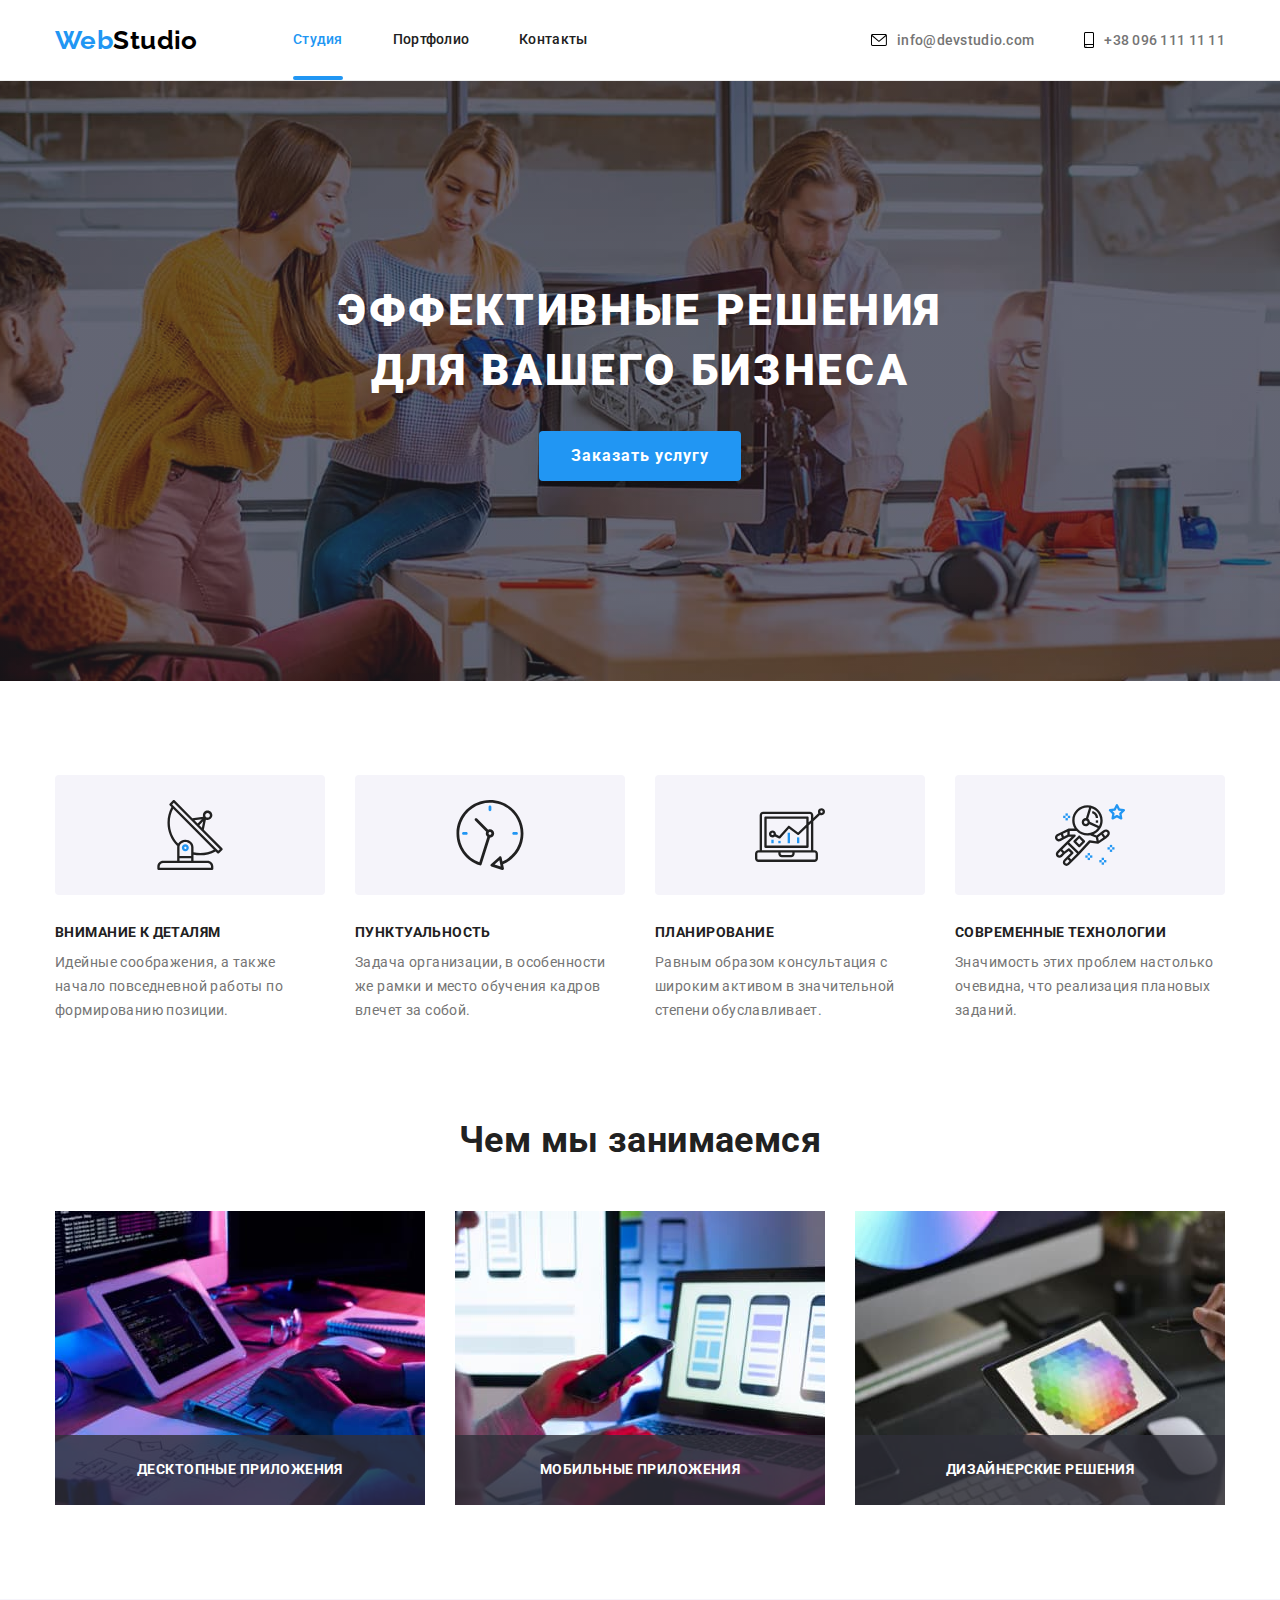
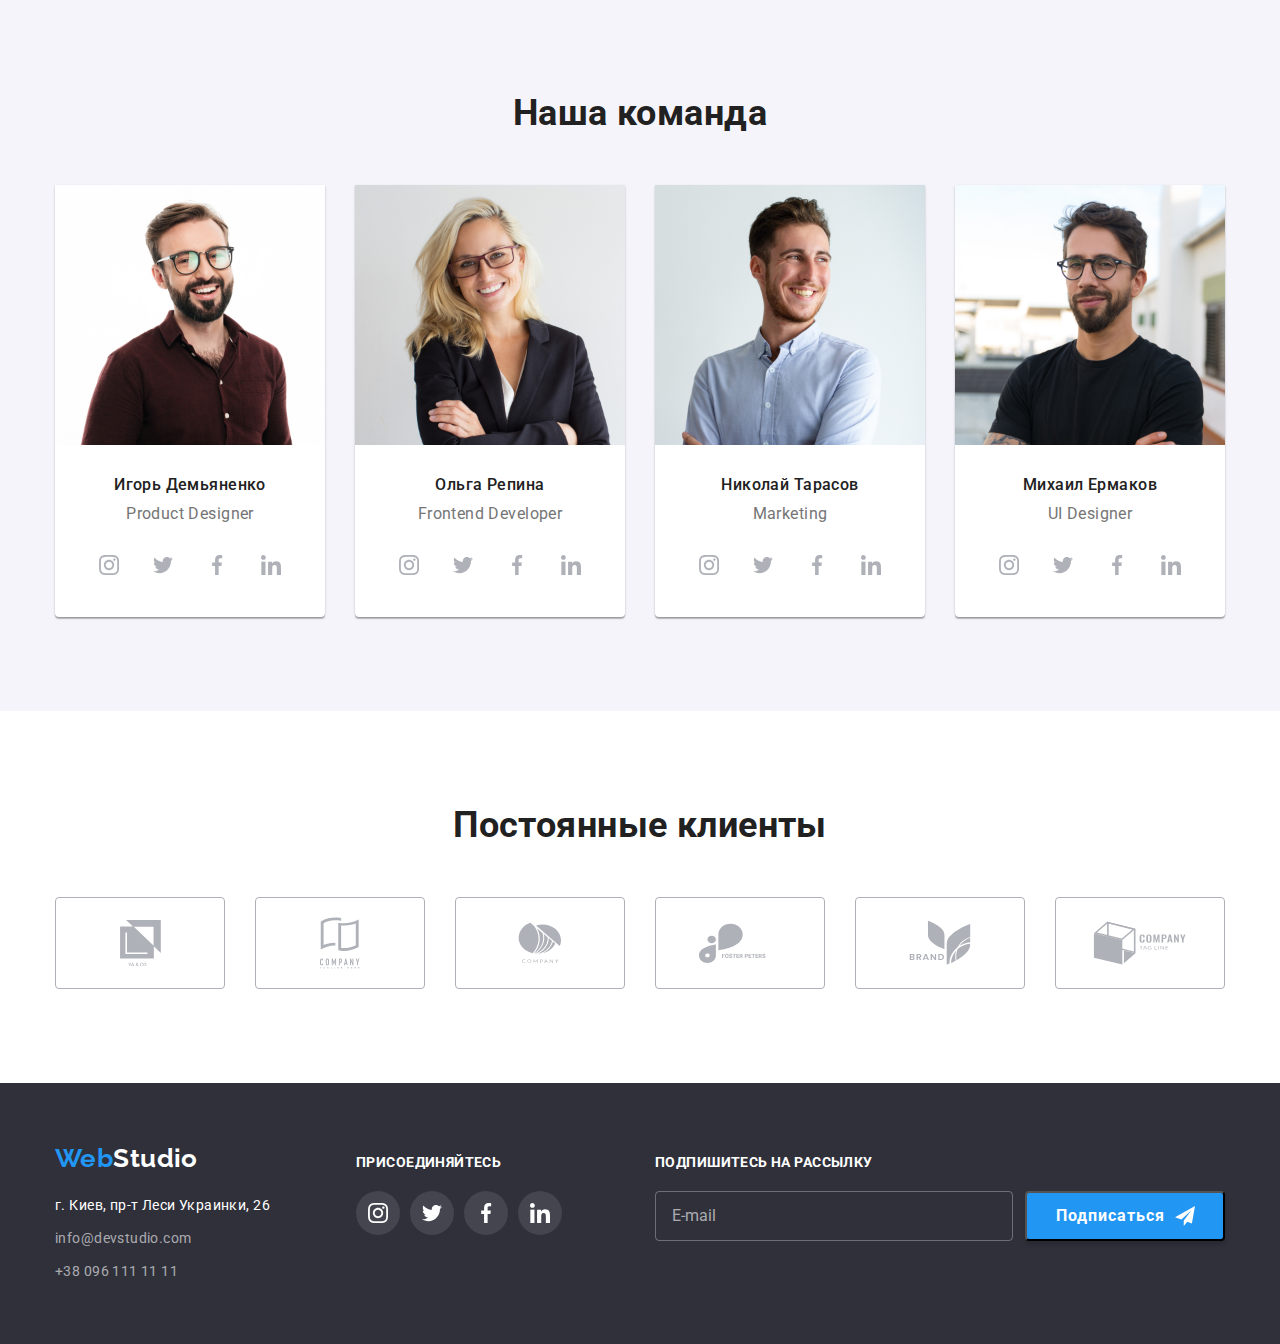
<file: index.html>
<!DOCTYPE html>
<html lang="ru">
  <head>
    <meta charset="UTF-8" />
    <meta http-equiv="X-UA-Compatible" content="IE=edge" />
    <meta name="viewport" content="width=device-width, initial-scale=1.0" />
    <link rel="preconnect" href="https://fonts.googleapis.com" />
    <link rel="preconnect" href="https://fonts.gstatic.com" crossorigin />
    <link rel="preconnect" href="./fonts/" />
    <link
      href="https://fonts.googleapis.com/css2?family=Raleway:wght@700&family=Roboto:wght@400;500;700;900&display=swap"
      rel="stylesheet"
    />
    <title>Студия</title>
    <link rel="stylesheet" href="./css/modern-normilize.css" />
    <link rel="stylesheet" href="./css/main.min.css" />
  </head>
  <body>
    <header class="header">
      <div class="container nav-contact">
        <nav class="nav">
          <a href="/" class="logo">
            <span class="logo__web">Web</span
            ><span class="logo__studio logo__studio--dark">Studio</span>
          </a>
          <ul class="site-nav">
            <li class="site-nav__item">
              <a href="./index.html" class="site-nav__link current">Студия</a>
            </li>
            <li class="site-nav__item">
              <a href="./portfolio.html" class="site-nav__link">Портфолио</a>
            </li>
            <li class="site-nav__item">
              <a href="" class="site-nav__link">Контакты</a>
            </li>
          </ul>
        </nav>
        <ul class="contacts">
          <li class="contacts__item">
            <a href="maito:info@devstudio.com" class="contacts__link">
              <svg class="icon-envelope" width="16" height="12">
                <use href="./imges/icons.svg#icon-envelope"></use>
              </svg>
              info@devstudio.com</a
            >
          </li>
          <li class="contacts__item">
            <a href="tel:+380961111111" class="contacts__link">
              <svg class="icon-smartphone" width="10" height="16">
                <use href="./imges/icons.svg#icon-smartphone"></use>
              </svg>
              +38 096 111 11 11</a
            >
          </li>
        </ul>

        <button type="button" class="menu-btn">
          <svg class="icon-menu" width="24" height="16">
            <use href="./imges/icons.svg#icon-menu"></use>
          </svg>
        </button>
      </div>

      <div class="mob-menu-wrap is-hidden">
        <div class="container">
          <div class="mob-menu__top">
            <button type="button" class="menu-close-btn">
              <svg class="icon-close" width="19" height="19">
                <use href="./imges/icons.svg#cross"></use>
              </svg>
            </button>
            <ul class="mob-menu">
              <li class="mob-menu__item">
                <a href="./index.html" class="mob-menu__link current">Студия</a>
              </li>
              <li class="mob-menu__item">
                <a href="./portfolio.html" class="mob-menu__link">Портфолио</a>
              </li>
              <li class="mob-menu__item">
                <a href="" class="mob-menu__link">Контакты</a>
              </li>
            </ul>
          </div>
          <div class="mob-menu__bottom">
            <ul class="mob-menu-contacts">
              <li class="mob-menu-contacts__item">
                <a href="tel:+380961111111" class="mob-menu-contacts__link tel">
                  +38 096 111 11 11</a
                >
              </li>
              <li class="mob-menu-contacts__item mail">
                <a
                  href="mailto:info@devstudio.com"
                  class="mob-menu-contacts__link"
                  >info@devstudio.com</a
                >
              </li>
            </ul>
            <ul class="mob-menu-soc">
              <li class="mob-menu-soc__item">
                <a href="" class="mob-menu-soc__link"> Instagram </a>
              </li>
              <li class="mob-menu-soc__item">
                <a href="" class="mob-menu-soc__link"> Twitter </a>
              </li>
              <li class="mob-menu-soc__item">
                <a href="" class="mob-menu-soc__link"> Facebook </a>
              </li>
              <li class="mob-menu-soc__item">
                <a href="" class="mob-menu-soc__link"> LinkedIn </a>
              </li>
            </ul>
          </div>
        </div>
      </div>
    </header>

    <main>
      <section class="hero">
        <div class="container">
          <h1 class="hero__title">ЭФФЕКТИВНЫЕ РЕШЕНИЯ ДЛЯ ВАШЕГО БИЗНЕСА</h1>
          <button class="main-button" type="button" data-modal-open>
            Заказать услугу
          </button>
        </div>
      </section>

      <section class="section">
        <div class="container">
          <h2 class="section__title visually-hidden">Наши преимущества</h2>
          <ul class="advantages">
            <li class="advantages__item">
              <div class="advantages__icon">
                <svg class="icon">
                  <use
                    href="./imges/icons.svg#icon-antenna"
                    width="70"
                    height="70"
                  ></use>
                </svg>
              </div>
              <h3 class="advantages__title">ВНИМАНИЕ К ДЕТАЛЯМ</h3>
              <p class="advantages__description">
                Идейные соображения, а также начало повседневной работы по
                формированию позиции.
              </p>
            </li>
            <li class="advantages__item">
              <div class="advantages__icon">
                <svg class="icon">
                  <use
                    href="./imges/icons.svg#icon-clock"
                    width="70"
                    height="70"
                  ></use>
                </svg>
              </div>
              <h3 class="advantages__title">ПУНКТУАЛЬНОСТЬ</h3>
              <p class="advantages__description">
                Задача организации, в особенности же рамки и место обучения
                кадров влечет за собой.
              </p>
            </li>
            <li class="advantages__item">
              <div class="advantages__icon">
                <svg class="icon">
                  <use
                    href="./imges/icons.svg#icon-diagram"
                    width="70"
                    height="70"
                  ></use>
                </svg>
              </div>
              <h3 class="advantages__title">ПЛАНИРОВАНИЕ</h3>
              <p class="advantages__description">
                Равным образом консультация с широким активом в значительной
                степени обуславливает.
              </p>
            </li>
            <li class="advantages__item">
              <div class="advantages__icon">
                <svg class="icon">
                  <use
                    href="./imges/icons.svg#icon-astronaut"
                    width="70"
                    height="70"
                  ></use>
                </svg>
              </div>
              <h3 class="advantages__title">СОВРЕМЕННЫЕ ТЕХНОЛОГИИ</h3>
              <p class="advantages__description">
                Значимость этих проблем настолько очевидна, что реализация
                плановых заданий.
              </p>
            </li>
          </ul>
        </div>
      </section>

      <section class="section our-activity">
        <div class="container">
          <h2 class="section__title what-we-do">Чем мы занимаемся</h2>
          <ul class="pictures">
            <li class="pictures__item">
              <div class="pictures__thumb">
                <img
                  srcset="
                    ./imges/box1.jpg                 1x,
                    ./imges/workplace-dev-2x-min.jpg 2x
                  "
                  src="./imges/box1.jpg"
                  alt="рабочее место программиста"
                  width="370"
                />
                <h3 class="pictures__title">ДЕСКТОПНЫЕ ПРИЛОЖЕНИЯ</h3>
              </div>
            </li>
            <li class="pictures__item">
              <div class="pictures__thumb">
                <img
                  srcset="
                    ./imges/box2.jpg                   1x,
                    ./imges/workplace-front-2x-min.jpg 2x
                  "
                  src="./imges/box2.jpg"
                  alt="рабочее место фронт-энд разработчика"
                  width="370"
                />
                <h3 class="pictures__title">МОБИЛЬНЫЕ ПРИЛОЖЕНИЯ</h3>
              </div>
            </li>
            <li class="pictures__item">
              <div class="pictures__thumb">
                <img
                  srcset="
                    ./imges/box3.jpg                 1x,
                    ./imges/workplace-des-2x-min.jpg 2x
                  "
                  src="./imges/box3.jpg"
                  alt="рабочее место дизайнера"
                  width="370"
                />
                <h3 class="pictures__title">ДИЗАЙНЕРСКИЕ РЕШЕНИЯ</h3>
              </div>
            </li>
          </ul>
        </div>
      </section>

      <section class="section our-team">
        <div class="container">
          <h2 class="section__title">Наша команда</h2>
          <ul class="team">
            <li class="team__item">
              <picture>
                <source
                  srcset="./imges/igor.jpg 1x, ./imges/igor-desk-2x-min.jpg 2x"
                  media="(min-width: 1200px)"
                />
                <source
                  srcset="
                    ./imges/igor-tab-min.jpg    1x,
                    ./imges/igor-tab-2x-min.jpg 2x
                  "
                  media="(min-width: 768px)"
                />
                <source
                  srcset="
                    ./imges/igor-mob-min.jpg    1x,
                    ./imges/igor-mob-2x-min.jpg 2x
                  "
                  media="(min-width: 320px)"
                />
                <img
                  src="./imges/igor.jpg"
                  alt="Игорь Демьяненко"
                  width="270"
                />
              </picture>

              <div class="team__item-card">
                <h3 class="team__item-title">Игорь Демьяненко</h3>
                <p class="team__item-description" lang="en">Product Designer</p>
                <ul class="soc-list">
                  <li class="soc-list__item">
                    <a href="" class="soc-list__link soc-list__link--grey">
                      <svg class="icon-soc" width="20" height="20">
                        <use href="./imges/icons.svg#icon-instagram-gray"></use>
                      </svg>
                    </a>
                  </li>
                  <li class="soc-list__item">
                    <a href="" class="soc-list__link soc-list__link--grey">
                      <svg class="icon-soc" width="20" height="20">
                        <use href="./imges/icons.svg#icon-twitter-gray"></use>
                      </svg>
                    </a>
                  </li>
                  <li class="soc-list__item">
                    <a href="" class="soc-list__link soc-list__link--grey">
                      <svg class="icon-soc" width="20" height="20">
                        <use href="./imges/icons.svg#icon-facebook-gray"></use>
                      </svg>
                    </a>
                  </li>
                  <li class="soc-list__item">
                    <a href="" class="soc-list__link soc-list__link--grey">
                      <svg class="icon-soc" width="20" height="20">
                        <use href="./imges/icons.svg#icon-linkedin-gray"></use>
                      </svg>
                    </a>
                  </li>
                </ul>
              </div>
            </li>
            <li class="team__item">
              <picture>
                <source
                  srcset="./imges/olga.jpg 1x, ./imges/olga-desk-2x-min.jpg 2x"
                  media="(min-width: 1200px)"
                />
                <source
                  srcset="
                    ./imges/olga-tab-min.jpg    1x,
                    ./imges/olga-tab-2x-min.jpg 2x
                  "
                  media="(min-width: 768px)"
                />
                <source
                  srcset="
                    ./imges/olga-mob-min.jpg    1x,
                    ./imges/olga-mob-2x-min.jpg 2x
                  "
                  media="(min-width: 320px)"
                />
                <img src="./imges/olga.jpg" alt="Ольга Репина" width="270" />
              </picture>

              <div class="team__item-card">
                <h3 class="team__item-title">Ольга Репина</h3>
                <p class="team__item-description" lang="en">
                  Frontend Developer
                </p>
                <ul class="soc-list">
                  <li class="soc-list__item">
                    <a href="" class="soc-list__link soc-list__link--grey">
                      <svg class="icon-soc" width="20" height="20">
                        <use href="./imges/icons.svg#icon-instagram-gray"></use>
                      </svg>
                    </a>
                  </li>
                  <li class="soc-list__item">
                    <a href="" class="soc-list__link soc-list__link--grey">
                      <svg class="icon-soc" width="20" height="20">
                        <use href="./imges/icons.svg#icon-twitter-gray"></use>
                      </svg>
                    </a>
                  </li>
                  <li class="soc-list__item">
                    <a href="" class="soc-list__link soc-list__link--grey">
                      <svg class="icon-soc" width="20" height="20">
                        <use href="./imges/icons.svg#icon-facebook-gray"></use>
                      </svg>
                    </a>
                  </li>
                  <li class="soc-list__item">
                    <a href="" class="soc-list__link soc-list__link--grey">
                      <svg class="icon-soc" width="20" height="20">
                        <use href="./imges/icons.svg#icon-linkedin-gray"></use>
                      </svg>
                    </a>
                  </li>
                </ul>
              </div>
            </li>
            <li class="team__item">
              <picture>
                <source
                  srcset="
                    ./imges/nikolay.jpg             1x,
                    ./imges/nikolay-desk-2x-min.jpg 2x
                  "
                  media="(min-width: 1200px)"
                />
                <source
                  srcset="
                    ./imges/nikolay-tab-min.jpg    1x,
                    ./imges/nikolay-tab-2x-min.jpg 2x
                  "
                  media="(min-width: 768px)"
                />
                <source
                  srcset="
                    ./imges/nikolay-mob-min.jpg    1x,
                    ./imges/nikolay-mob-2x-min.jpg 2x
                  "
                  media="(min-width: 320px)"
                />
                <img
                  src="./imges/nikolay.jpg"
                  alt="Николай Тарасов"
                  width="270"
                />
              </picture>

              <div class="team__item-card">
                <h3 class="team__item-title">Николай Тарасов</h3>
                <p class="team__item-description" lang="en">Marketing</p>
                <ul class="soc-list">
                  <li class="soc-list__item">
                    <a href="" class="soc-list__link soc-list__link--grey">
                      <svg class="icon-soc" width="20" height="20">
                        <use href="./imges/icons.svg#icon-instagram-gray"></use>
                      </svg>
                    </a>
                  </li>
                  <li class="soc-list__item">
                    <a href="" class="soc-list__link soc-list__link--grey">
                      <svg class="icon-soc" width="20" height="20">
                        <use href="./imges/icons.svg#icon-twitter-gray"></use>
                      </svg>
                    </a>
                  </li>
                  <li class="soc-list__item">
                    <a href="" class="soc-list__link soc-list__link--grey">
                      <svg class="icon-soc" width="20" height="20">
                        <use href="./imges/icons.svg#icon-facebook-gray"></use>
                      </svg>
                    </a>
                  </li>
                  <li class="soc-list__item">
                    <a href="" class="soc-list__link soc-list__link--grey">
                      <svg class="icon-soc" width="20" height="20">
                        <use href="./imges/icons.svg#icon-linkedin-gray"></use>
                      </svg>
                    </a>
                  </li>
                </ul>
              </div>
            </li>
            <li class="team__item">
              <picture>
                <source
                  srcset="
                    ./imges/michail.jpg             1x,
                    ./imges/mikhail-desk-2x-min.jpg 2x
                  "
                  media="(min-width: 1200px)"
                />
                <source
                  srcset="
                    ./imges/mikhail-tab-min.jpg    1x,
                    ./imges/mikhail-tab-2x-min.jpg 2x
                  "
                  media="(min-width: 768px)"
                />
                <source
                  srcset="
                    ./imges/mikhail-mob-min.jpg    1x,
                    ./imges/mikhail-mob-2x-min.jpg 2x
                  "
                  media="(min-width: 320px)"
                />
                <img
                  src="./imges/michail.jpg"
                  alt="Михаил Ермаков"
                  width="270"
                />
              </picture>

              <div class="team__item-card">
                <h3 class="team__item-title">Михаил Ермаков</h3>
                <p lang="en" class="team__item-description">UI Designer</p>
                <ul class="soc-list">
                  <li class="soc-list__item">
                    <a href="" class="soc-list__link soc-list__link--grey">
                      <svg class="icon-soc" width="20" height="20">
                        <use href="./imges/icons.svg#icon-instagram-gray"></use>
                      </svg>
                    </a>
                  </li>
                  <li class="soc-list__item">
                    <a href="" class="soc-list__link soc-list__link--grey">
                      <svg class="icon-soc" width="20" height="20">
                        <use href="./imges/icons.svg#icon-twitter-gray"></use>
                      </svg>
                    </a>
                  </li>
                  <li class="soc-list__item">
                    <a href="" class="soc-list__link soc-list__link--grey">
                      <svg class="icon-soc" width="20" height="20">
                        <use href="./imges/icons.svg#icon-facebook-gray"></use>
                      </svg>
                    </a>
                  </li>
                  <li class="soc-list__item">
                    <a href="" class="soc-list__link soc-list__link--grey">
                      <svg class="icon-soc" width="20" height="20">
                        <use href="./imges/icons.svg#icon-linkedin-gray"></use>
                      </svg>
                    </a>
                  </li>
                </ul>
              </div>
            </li>
          </ul>
        </div>
      </section>

      <section class="section clients">
        <div class="container">
          <h2 class="section__title">Постоянные клиенты</h2>
          <ul class="clients-list">
            <li class="clients-list-item">
              <a href="" class="client-link">
                <svg class="ya-co" width="41" height="46.7">
                  <use href="./imges/icons.svg#icon-group"></use>
                </svg>
              </a>
            </li>
            <li class="clients-list-item">
              <a href="" class="client-link">
                <svg class="tag-line-here" width="40" height="52">
                  <use href="./imges/icons.svg#icon-tagline-here"></use>
                </svg>
              </a>
            </li>
            <li class="clients-list-item">
              <a href="" class="client-link">
                <svg class="company" width="43.46" height="41.18">
                  <use href="./imges/icons.svg#icon-company"></use>
                </svg>
              </a>
            </li>
            <li class="clients-list-item">
              <a href="" class="client-link">
                <svg class="foster-peters" width="84.44" height="40.62">
                  <use href="./imges/icons.svg#icon-foster-peters"></use>
                </svg>
              </a>
            </li>
            <li class="clients-list-item">
              <a href="" class="client-link">
                <svg class="brand" width="62.54" height="45.43">
                  <use href="./imges/icons.svg#icon-brand"></use>
                </svg>
              </a>
            </li>
            <li class="clients-list-item">
              <a href="" class="client-link">
                <svg class="tag-line" width="93.79" height="43.93">
                  <use href="./imges/icons.svg#icon-tag-line"></use>
                </svg>
              </a>
            </li>
          </ul>
        </div>
      </section>
    </main>
    <footer class="footer">
      <div class="container address-soc">
        <div class="adrress-contacts-wrap">
          <div class="address-contacts">
            <a href="" class="logo logo-footer">
              <span class="logo__web">Web</span
              ><span class="logo__studio logo__studio--light">Studio</span>
            </a>
            <address class="address">
              <p class="address-only">г. Киев, пр-т Леси Украинки, 26</p>
              <a href="mailto:info@devstudio.com" class="footer-contacts"
                >info@devstudio.com
              </a>
              <a href="tel:+380961111111" class="footer-contacts"
                >+38 096 111 11 11</a
              >
            </address>
          </div>
          <div class="footer-soc">
            <h3 class="soc-header">ПРИСОЕДИНЯЙТЕСЬ</h3>
            <ul class="soc-list list">
              <li class="soc-list__item">
                <a href="" class="soc-list__link soc-list__link--white">
                  <svg class="icon-soc" width="20" height="20">
                    <use href="./imges/icons.svg#icon-instagram-gray"></use>
                  </svg>
                </a>
              </li>
              <li class="soc-list__item">
                <a href="" class="soc-list__link soc-list__link--white">
                  <svg class="icon-soc" width="20" height="20">
                    <use href="./imges/icons.svg#icon-twitter-gray"></use>
                  </svg>
                </a>
              </li>
              <li class="soc-list__item">
                <a href="" class="soc-list__link soc-list__link--white">
                  <svg class="icon-soc" width="20" height="20">
                    <use href="./imges/icons.svg#icon-facebook-gray"></use>
                  </svg>
                </a>
              </li>
              <li class="soc-list__item">
                <a href="" class="soc-list__link soc-list__link--white">
                  <svg class="icon-soc" width="20" height="20">
                    <use href="./imges/icons.svg#icon-linkedin-gray"></use>
                  </svg>
                </a>
              </li>
            </ul>
          </div>
        </div>

        <div class="mailing">
          <h3 class="mailing-title">ПОДПИШИТЕСЬ НА РАССЫЛКУ</h3>
          <div class="footer-form-wrap">
            <form class="footer-form">
              <input
                class="email-footer"
                type="email"
                name="email-footer"
                placeholder="E-mail"
              />
              <button type="submit" class="subscribe-btn">Подписаться</button>
            </form>
          </div>
        </div>
      </div>
    </footer>

    <div class="backdrop is-hidden" data-modal>
      <div class="modal">
        <button type="button" class="modal-btn" data-modal-close>
          <svg class="" width="18" height="18">
            <use href="./imges/icons.svg#cross"></use>
          </svg>
        </button>
        <p class="modal-title">Оставьте свои данные, мы вам перезвоним</p>
        <form class="modal-form">
          <label for="user-name" class="modal-label">Имя</label>
          <div class="modal-field">
            <input
              class="modal-input"
              type="text"
              name="username"
              id="user-name"
              placeholder=""
              required
            />
            <svg class="icon-person" width="18" height="18">
              <use href="./imges/icons.svg#person"></use>
            </svg>
          </div>
          <label for="phone-number" class="modal-label">Телефон</label>
          <div class="modal-field">
            <input
              class="modal-input"
              type="tel"
              name="pnone-number"
              id="phone-number"
              placeholder=""
              required
              minlength="10"
              pattern="[\+]\d{2}\s[\(]\d{3}[\)]\s\d{3}[\-]\d{2}[\-]\d{2}"
              title="+380 (98) 777-77-77"
            />
            <svg class="icon-phone" width="18" height="18">
              <use href="./imges/icons.svg#phone"></use>
            </svg>
          </div>

          <label for="email" class="modal-label">Почта</label>
          <div class="modal-field">
            <input
              class="modal-input"
              type="email"
              name="email"
              id="email"
              placeholder=""
            />
            <svg class="icon-email" width="18" height="18">
              <use href="./imges/icons.svg#email"></use>
            </svg>
          </div>

          <label for="modal-textarea" class="modal-label">Комментарий</label>
          <div class="textarea-wrap">
            <textarea
              name="comment"
              placeholder="Введите текст"
              id="modal-textarea"
              class="modal-textarea"
            ></textarea>
          </div>

          <div class="agreement">
            <input
              type="checkbox"
              class="checkbox visually-hidden"
              name="agreement"
              id="agreement"
              value=""
            />
            <svg class="square" width="16" height="15">
              <use href="./imges/icons.svg#square"></use>
            </svg>

            <svg class="check-icon" width="11" height="8">
              <use href="./imges/icons.svg#icon-check"></use>
            </svg>
            <label for="agreement" class="modal-label check-text">
              Соглашаюсь с рассылкой и принимаю&nbsp;
              <a href="">Условия договора</a>
            </label>
          </div>

          <button type="submit" class="modal-button">Отправить</button>
        </form>
      </div>
    </div>
    <script src="./js/modal.js"></script>
    <script src="./js/mobile-menu.js"></script>
  </body>
</html>
</file>
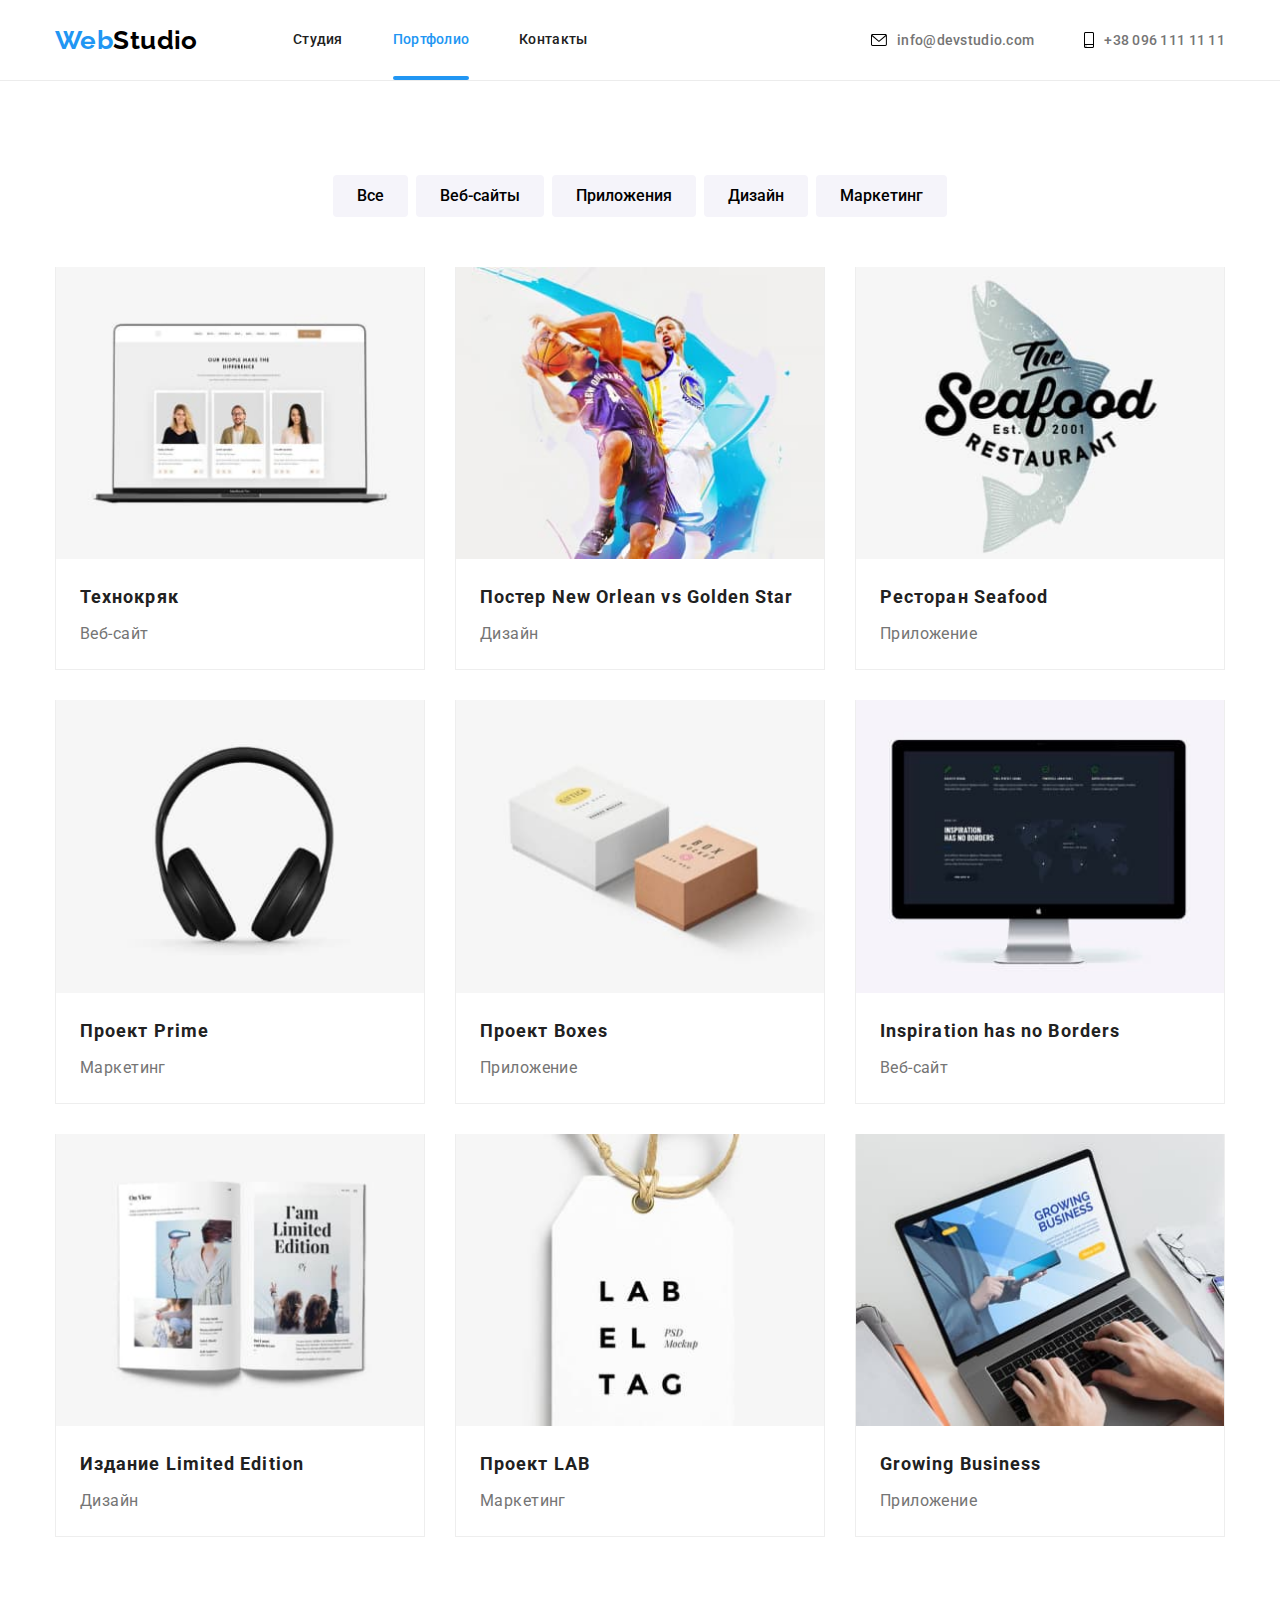
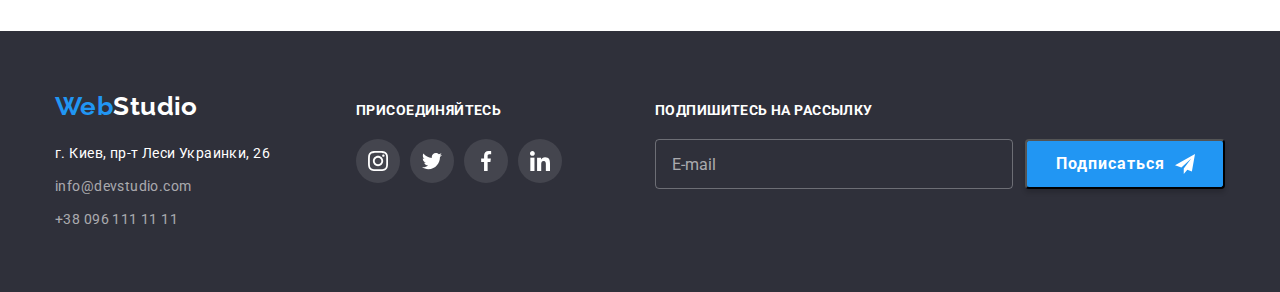
<file: portfolio.html>
<!DOCTYPE html>
<html lang="ru">
  <head>
    <meta charset="UTF-8" />
    <meta http-equiv="X-UA-Compatible" content="IE=edge" />
    <meta name="viewport" content="width=device-width, initial-scale=1.0" />
    <link rel="preconnect" href="https://fonts.googleapis.com" />
    <link rel="preconnect" href="https://fonts.gstatic.com" crossorigin />
    <link
      href="https://fonts.googleapis.com/css2?family=Raleway:wght@700&family=Roboto:wght@400;500;700;900&display=swap"
      rel="stylesheet"
    />
    <title>Портфолио</title>
    <link rel="stylesheet" href="./css/modern-normilize.css" />
    <link rel="stylesheet" href="./css/main.min.css" />
  </head>
  <body>
    <header class="header">
      <div class="container nav-contact">
        <nav class="nav">
          <a href="/" class="logo">
            <span class="logo__web">Web</span
            ><span class="logo__studio logo__studio--dark">Studio</span>
          </a>
          <ul class="site-nav">
            <li class="site-nav__item">
              <a href="./index.html" class="site-nav__link">Студия</a>
            </li>
            <li class="site-nav__item">
              <a href="./portfolio.html" class="site-nav__link current"
                >Портфолио</a
              >
            </li>
            <li class="site-nav__item">
              <a href="" class="site-nav__link">Контакты</a>
            </li>
          </ul>
        </nav>
        <ul class="contacts">
          <li class="contacts__item">
            <a href="mailto:info@devstudio.com" class="contacts__link">
              <svg class="icon-envelope" width="16" height="12">
                <use href="./imges/icons.svg#icon-envelope"></use>
              </svg>
              info@devstudio.com</a
            >
          </li>
          <li class="contacts__item">
            <a href="tel:+380961111111" class="contacts__link">
              <svg class="icon-smartphone" width="10" height="16">
                <use href="./imges/icons.svg#icon-smartphone"></use>
              </svg>
              +38 096 111 11 11</a
            >
          </li>
        </ul>
        <button type="button" class="menu-btn">
          <svg class="icon-menu" width="24" height="16">
            <use href="./imges/icons.svg#icon-menu"></use>
          </svg>
        </button>
      </div>

      <div class="mob-menu-wrap is-hidden">
        <div class="container">
          <div class="mob-menu__top">
            <button type="button" class="menu-close-btn">
              <svg class="icon-close" width="19" height="19">
                <use href="./imges/icons.svg#cross"></use>
              </svg>
            </button>
            <ul class="mob-menu">
              <li class="mob-menu__item">
                <a href="./index.html" class="mob-menu__link">Студия</a>
              </li>
              <li class="mob-menu__item">
                <a href="./portfolio.html" class="mob-menu__link current"
                  >Портфолио</a
                >
              </li>
              <li class="mob-menu__item">
                <a href="" class="mob-menu__link">Контакты</a>
              </li>
            </ul>
          </div>
          <div class="mob-menu__bottom">
            <ul class="mob-menu-contacts">
              <li class="mob-menu-contacts__item">
                <a href="tel:+380961111111" class="mob-menu-contacts__link tel">
                  +38 096 111 11 11</a
                >
              </li>
              <li class="mob-menu-contacts__item mail">
                <a
                  href="mailto:info@devstudio.com"
                  class="mob-menu-contacts__link"
                  >info@devstudio.com</a
                >
              </li>
            </ul>
            <ul class="mob-menu-soc">
              <li class="mob-menu-soc__item">
                <a href="" class="mob-menu-soc__link"> Instagram </a>
              </li>
              <li class="mob-menu-soc__item">
                <a href="" class="mob-menu-soc__link"> Twitter </a>
              </li>
              <li class="mob-menu-soc__item">
                <a href="" class="mob-menu-soc__link"> Facebook </a>
              </li>
              <li class="mob-menu-soc__item">
                <a href="" class="mob-menu-soc__link"> LinkedIn </a>
              </li>
            </ul>
          </div>
        </div>
      </div>
    </header>
    <main>
      <section class="section">
        <div class="container">
          <h1 class="section__title visually-hidden">Наши проекты</h1>
          <div class="buttons-wrap">
            <ul class="buttons">
              <li class="button-item">
                <button type="button" class="button">Все</button>
              </li>
              <li class="button-item">
                <button type="button" class="button">Веб-сайты</button>
              </li>
              <li class="button-item">
                <button type="button" class="button">Приложения</button>
              </li>
              <li class="button-item">
                <button type="button" class="button">Дизайн</button>
              </li>
              <li class="button-item">
                <button type="button" class="button">Маркетинг</button>
              </li>
            </ul>
          </div>

          <ul class="projects">
            <li class="projects__item">
              <a href="" class="projects__item-link">
                <div class="projects__item-thumb">
                  <picture>
                    <source
                      srcset="
                        ./imges/laptop.jpg             1x,
                        ./imges/laptop-desk-2x-min.jpg 2x
                      "
                      media="(min-width: 1200px)"
                    />
                    <source
                      srcset="
                        ./imges/laptop-tab-min.jpg    1x,
                        ./imges/laptop-tab-2x-min.jpg 2x
                      "
                      media="(min-width: 768px)"
                    />
                    <source
                      srcset="
                        ./imges/laptop-mob-min.jpg    1x,
                        ./imges/laptop-mob-2x-min.jpg 2x
                      "
                      media="(min-width: 320px)"
                    />
                    <img src="./imges/laptop.jpg" alt="Лэптоп" width="370" />
                  </picture>

                  <p class="projects__item-text">
                    Ресурс предлагает комплексные предложения с разным уровнем
                    функционала и сервисов. Все это позволит посетителю получить
                    исчерпывающие сведения о компании или частном лице. Lorem
                    ipsum dolor sit amet consectetur adipisicing elit. Ad
                    tempora aperiam delectus consequatur officia molestiae
                    ducimus architecto quod. Saepe quibusdam distinctio
                    similique rem nisi ex ducimus eaque aut quas voluptate!
                  </p>
                </div>
                <div class="projects__item-card">
                  <h3 class="projects__item-title">Технокряк</h3>
                  <p class="projects__item-description">Веб-сайт</p>
                </div>
              </a>
            </li>

            <li class="projects__item">
              <a href="" class="projects__item-link">
                <div class="projects__item-thumb">
                  <picture>
                    <source
                      srcset="
                        ./imges/bbplayers.jpg              1x,
                        ./imges/basketball-desk-2x-min.jpg 2x
                      "
                      media="(min-width: 1200px)"
                    />
                    <source
                      srcset="
                        ./imges/basketball-tab-min.jpg    1x,
                        ./imges/basketball-tab-2x-min.jpg 2x
                      "
                      media="(min-width: 768px)"
                    />
                    <source
                      srcset="
                        ./imges/basketball-mob-min.jpg    1x,
                        ./imges/basketball-mob-2x-min.jpg 2x
                      "
                      media="(min-width: 320px)"
                    />
                    <img
                      src="./imges/bbplayers.jpg"
                      alt="Баскетболисты"
                      width="370"
                    />
                  </picture>

                  <p class="projects__item-text">
                    Ресурс предлагает комплексные предложения с разным уровнем
                    функционала и сервисов. Все это позволит посетителю получить
                    исчерпывающие сведения о компании или частном лице. Lorem
                    ipsum dolor sit amet consectetur adipisicing elit. Ad
                    tempora aperiam delectus consequatur officia molestiae
                    ducimus architecto quod. Saepe quibusdam distinctio
                    similique rem nisi ex ducimus eaque aut quas voluptate!
                  </p>
                </div>
                <div class="projects__item-card">
                  <h3 class="projects__item-title">
                    Постер <span lang="en">New Orlean vs Golden Star</span>
                  </h3>
                  <p class="projects__item-description">Дизайн</p>
                </div>
              </a>
            </li>

            <li class="projects__item">
              <a href="" class="projects__item-link">
                <div class="projects__item-thumb">
                  <picture>
                    <source
                      srcset="
                        ./imges/fish.jpg             1x,
                        ./imges/fish-desk-2x-min.jpg 2x
                      "
                      media="(min-width: 1200px)"
                    />
                    <source
                      srcset="
                        ./imges/fish-tab-min.jpg    1x,
                        ./imges/fish-tab-2x-min.jpg 2x
                      "
                      media="(min-width: 768px)"
                    />
                    <source
                      srcset="
                        ./imges/fish-mob-min.jpg    1x,
                        ./imges/fish-mob-2x-min.jpg 2x
                      "
                      media="(min-width: 320px)"
                    />
                    <img
                      src="./imges/fish.jpg"
                      alt="Рыбный ресторан"
                      width="370"
                    />
                  </picture>

                  <p class="projects__item-text">
                    Ресурс предлагает комплексные предложения с разным уровнем
                    функционала и сервисов. Все это позволит посетителю получить
                    исчерпывающие сведения о компании или частном лице. Lorem
                    ipsum dolor sit amet consectetur adipisicing elit. Ad
                    tempora aperiam delectus consequatur officia molestiae
                    ducimus architecto quod. Saepe quibusdam distinctio
                    similique rem nisi ex ducimus eaque aut quas voluptate!
                  </p>
                </div>
                <div class="projects__item-card">
                  <h3 class="projects__item-title">
                    Ресторан <span lang="en">Seafood</span>
                  </h3>
                  <p class="projects__item-description">Приложение</p>
                </div>
              </a>
            </li>

            <li class="projects__item">
              <a href="" class="projects__item-link">
                <div class="projects__item-thumb">
                  <picture>
                    <source
                      srcset="
                        ./imges/earphones.jpg             1x,
                        ./imges/earphones-desk-2x-min.jpg 2x
                      "
                      media="(min-width: 1200px)"
                    />
                    <source
                      srcset="
                        ./imges/earphones-tab-min.jpg    1x,
                        ./imges/earphones-tab-2x-min.jpg 2x
                      "
                      media="(min-width: 768px)"
                    />
                    <source
                      srcset="
                        ./imges/earphones-mob-min.jpg    1x,
                        ./imges/earphones-mob-2x-min.jpg 2x
                      "
                      media="(min-width: 320px)"
                    />
                    <img
                      src="./imges/earphones.jpg"
                      alt="Наушники"
                      width="370"
                    />
                  </picture>

                  <p class="projects__item-text">
                    Ресурс предлагает комплексные предложения с разным уровнем
                    функционала и сервисов. Все это позволит посетителю получить
                    исчерпывающие сведения о компании или частном лице. Lorem
                    ipsum dolor sit amet consectetur adipisicing elit. Ad
                    tempora aperiam delectus consequatur officia molestiae
                    ducimus architecto quod. Saepe quibusdam distinctio
                    similique rem nisi ex ducimus eaque aut quas voluptate!
                  </p>
                </div>
                <div class="projects__item-card">
                  <h3 class="projects__item-title">
                    Проект <span lang="en">Prime</span>
                  </h3>
                  <p class="projects__item-description">Маркетинг</p>
                </div>
              </a>
            </li>

            <li class="projects__item">
              <a href="" class="projects__item-link">
                <div class="projects__item-thumb">
                  <picture>
                    <source
                      srcset="
                        ./imges/boxes.jpg             1x,
                        ./imges/boxes-desk-2x-min.jpg 2x
                      "
                      media="(min-width: 1200px)"
                    />
                    <source
                      srcset="
                        ./imges/boxes-tab-min.jpg    1x,
                        ./imges/boxes-tab-2x-min.jpg 2x
                      "
                      media="(min-width: 768px)"
                    />
                    <source
                      srcset="
                        ./imges/boxes-mob-min.jpg    1x,
                        ./imges/boxes-mob-2x-min.jpg 2x
                      "
                      media="(min-width: 320px)"
                    />
                    <img src="./imges/boxes.jpg" alt="Коробки" width="370" />
                  </picture>

                  <p class="projects__item-text">
                    Ресурс предлагает комплексные предложения с разным уровнем
                    функционала и сервисов. Все это позволит посетителю получить
                    исчерпывающие сведения о компании или частном лице. Lorem
                    ipsum dolor sit amet consectetur adipisicing elit. Ad
                    tempora aperiam delectus consequatur officia molestiae
                    ducimus architecto quod. Saepe quibusdam distinctio
                    similique rem nisi ex ducimus eaque aut quas voluptate!
                  </p>
                </div>
                <div class="projects__item-card">
                  <h3 class="projects__item-title">
                    Проект <span lang="en">Boxes</span>
                  </h3>
                  <p class="projects__item-description">Приложение</p>
                </div>
              </a>
            </li>

            <li class="projects__item">
              <a href="" class="projects__item-link">
                <div class="projects__item-thumb">
                  <picture>
                    <source
                      srcset="
                        ./imges/screen.jpg             1x,
                        ./imges/screen-desk-2x-min.jpg 2x
                      "
                      media="(min-width: 1200px)"
                    />
                    <source
                      srcset="
                        ./imges/screen-tab-min.jpg    1x,
                        ./imges/screen-tab-2x-min.jpg 2x
                      "
                      media="(min-width: 768px)"
                    />
                    <source
                      srcset="
                        ./imges/screen-mob-min.jpg    1x,
                        ./imges/screen-mob-2x-min.jpg 2x
                      "
                      media="(min-width: 320px)"
                    />
                    <img
                      src="./imges/screen.jpg"
                      alt="Экран монитора"
                      width="370"
                    />
                  </picture>

                  <p class="projects__item-text">
                    Ресурс предлагает комплексные предложения с разным уровнем
                    функционала и сервисов. Все это позволит посетителю получить
                    исчерпывающие сведения о компании или частном лице. Lorem
                    ipsum dolor sit amet consectetur adipisicing elit. Ad
                    tempora aperiam delectus consequatur officia molestiae
                    ducimus architecto quod. Saepe quibusdam distinctio
                    similique rem nisi ex ducimus eaque aut quas voluptate!
                  </p>
                </div>
                <div class="projects__item-card">
                  <h3 class="projects__item-title">
                    <span lang="en">Inspiration has no Borders</span>
                  </h3>
                  <p class="projects__item-description">Веб-сайт</p>
                </div>
              </a>
            </li>

            <li class="projects__item">
              <a href="" class="projects__item-link">
                <div class="projects__item-thumb">
                  <picture>
                    <source
                      srcset="
                        ./imges/magazine.jpg             1x,
                        ./imges/magazine-desk-2x-min.jpg 2x
                      "
                      media="(min-width: 1200px)"
                    />
                    <source
                      srcset="
                        ./imges/magazine-tab-min.jpg    1x,
                        ./imges/magazine-tab-2x-min.jpg 2x
                      "
                      media="(min-width: 768px)"
                    />
                    <source
                      srcset="
                        ./imges/magazine-mob-min.jpg    1x,
                        ./imges/magazine-mob-2x-min.jpg 2x
                      "
                      media="(min-width: 320px)"
                    />
                    <img src="./imges/magazine.jpg" alt="Журнал" width="370" />
                  </picture>

                  <p class="projects__item-text">
                    Ресурс предлагает комплексные предложения с разным уровнем
                    функционала и сервисов. Все это позволит посетителю получить
                    исчерпывающие сведения о компании или частном лице. Lorem
                    ipsum dolor sit amet consectetur adipisicing elit. Ad
                    tempora aperiam delectus consequatur officia molestiae
                    ducimus architecto quod. Saepe quibusdam distinctio
                    similique rem nisi ex ducimus eaque aut quas voluptate!
                  </p>
                </div>
                <div class="projects__item-card">
                  <h3 class="projects__item-title">
                    Издание <span lang="en">Limited Edition</span>
                  </h3>
                  <p class="projects__item-description">Дизайн</p>
                </div>
              </a>
            </li>

            <li class="projects__item">
              <a href="" class="projects__item-link">
                <div class="projects__item-thumb">
                  <picture>
                    <source
                      srcset="
                        ./imges/label.jpg             1x,
                        ./imges/label-desk-2x-min.jpg 2x
                      "
                      media="(min-width: 1200px)"
                    />
                    <source
                      srcset="
                        ./imges/label-tab-min.jpg    1x,
                        ./imges/label-tab-2x-min.jpg 2x
                      "
                      media="(min-width: 768px)"
                    />
                    <source
                      srcset="
                        ./imges/label-mob-min.jpg    1x,
                        ./imges/label-mob-2x-min.jpg 2x
                      "
                      media="(min-width: 320px)"
                    />
                    <img src="./imges/label.jpg" alt="Ярлык" width="370" />
                  </picture>

                  <p class="projects__item-text">
                    Ресурс предлагает комплексные предложения с разным уровнем
                    функционала и сервисов. Все это позволит посетителю получить
                    исчерпывающие сведения о компании или частном лице. Lorem
                    ipsum dolor sit amet consectetur adipisicing elit. Ad
                    tempora aperiam delectus consequatur officia molestiae
                    ducimus architecto quod. Saepe quibusdam distinctio
                    similique rem nisi ex ducimus eaque aut quas voluptate!
                  </p>
                </div>
                <div class="projects__item-card">
                  <h3 class="projects__item-title">
                    Проект <span lang="en">LAB</span>
                  </h3>
                  <p class="projects__item-description">Маркетинг</p>
                </div>
              </a>
            </li>

            <li class="projects__item">
              <a href="" class="projects__item-link">
                <div class="projects__item-thumb">
                  <picture>
                    <source
                      srcset="
                        ./imges/notebook.jpg             1x,
                        ./imges/notebook-desk-2x-min.jpg 2x
                      "
                      media="(min-width: 1200px)"
                    />
                    <source
                      srcset="
                        ./imges/notebook-tab-min.jpg    1x,
                        ./imges/notebook-tab-2x-min.jpg 2x
                      "
                      media="(min-width: 768px)"
                    />
                    <source
                      srcset="
                        ./imges/notebook-mob-min.jpg    1x,
                        ./imges/notebook-mob-2x-min.jpg 2x
                      "
                      media="(min-width: 320px)"
                    />
                    <img src="./imges/notebook.jpg" alt="Ноутбук" width="370" />
                  </picture>

                  <p class="projects__item-text">
                    Ресурс предлагает комплексные предложения с разным уровнем
                    функционала и сервисов. Все это позволит посетителю получить
                    исчерпывающие сведения о компании или частном лице. Lorem
                    ipsum dolor sit amet consectetur adipisicing elit. Ad
                    tempora aperiam delectus consequatur officia molestiae
                    ducimus architecto quod. Saepe quibusdam distinctio
                    similique rem nisi ex ducimus eaque aut quas voluptate!
                  </p>
                </div>
                <div class="projects__item-card">
                  <h3 class="projects__item-title">
                    <span lang="en">Growing Business</span>
                  </h3>
                  <p class="projects__item-description">Приложение</p>
                </div>
              </a>
            </li>
          </ul>
        </div>
      </section>
    </main>
    <footer class="footer">
      <div class="container address-soc">
        <div class="adrress-contacts-wrap">
          <div class="address-contacts">
            <a href="" class="logo logo-footer">
              <span class="logo__web">Web</span
              ><span class="logo__studio logo__studio--light">Studio</span>
            </a>
            <address class="address">
              <p class="address-only">г. Киев, пр-т Леси Украинки, 26</p>
              <a href="maito:info@devstudio.com" class="footer-contacts"
                >info@devstudio.com
              </a>
              <a href="tel:+380961111111" class="footer-contacts"
                >+38 096 111 11 11</a
              >
            </address>
          </div>
          <div class="footer-soc">
            <h3 class="soc-header">ПРИСОЕДИНЯЙТЕСЬ</h3>
            <ul class="soc-list list">
              <li class="soc-list__item">
                <a href="" class="soc-list__link soc-list__link--white">
                  <svg class="icon-soc" width="20" height="20">
                    <use href="./imges/icons.svg#icon-instagram-gray"></use>
                  </svg>
                </a>
              </li>
              <li class="soc-list__item">
                <a href="" class="soc-list__link soc-list__link--white">
                  <svg class="icon-soc" width="20" height="20">
                    <use href="./imges/icons.svg#icon-twitter-gray"></use>
                  </svg>
                </a>
              </li>
              <li class="soc-list__item">
                <a href="" class="soc-list__link soc-list__link--white">
                  <svg class="icon-soc" width="20" height="20">
                    <use href="./imges/icons.svg#icon-facebook-gray"></use>
                  </svg>
                </a>
              </li>
              <li class="soc-list__item">
                <a href="" class="soc-list__link soc-list__link--white">
                  <svg class="icon-soc" width="20" height="20">
                    <use href="./imges/icons.svg#icon-linkedin-gray"></use>
                  </svg>
                </a>
              </li>
            </ul>
          </div>
        </div>

        <div class="mailing">
          <h3 class="mailing-title">ПОДПИШИТЕСЬ НА РАССЫЛКУ</h3>
          <div class="footer-form-wrap">
            <form class="footer-form">
              <input
                class="email-footer"
                type="email"
                name="email-footer"
                placeholder="E-mail"
              />
              <button type="submit" class="subscribe-btn">Подписаться</button>
            </form>
          </div>
        </div>
      </div>
    </footer>
    <script src="./js/mobile-menu.js"></script>
  </body>
</html>
</file>
<file: css/modern-normilize.css>
*,
::after,
::before {
  box-sizing: border-box;
}
html {
  -moz-tab-size: 4;
  tab-size: 4;
}
html {
  line-height: 1.15;
  -webkit-text-size-adjust: 100%;
}
body {
  margin: 0;
}
body {
  font-family: system-ui, -apple-system, "Segoe UI", Roboto, Helvetica, Arial,
    sans-serif, "Apple Color Emoji", "Segoe UI Emoji";
}
hr {
  height: 0;
  color: inherit;
}
abbr[title] {
  text-decoration: underline dotted;
}
b,
strong {
  font-weight: bolder;
}
code,
kbd,
pre,
samp {
  font-family: ui-monospace, SFMono-Regular, Consolas, "Liberation Mono", Menlo,
    monospace;
  font-size: 1em;
}
small {
  font-size: 80%;
}
sub,
sup {
  font-size: 75%;
  line-height: 0;
  position: relative;
  vertical-align: baseline;
}
sub {
  bottom: -0.25em;
}
sup {
  top: -0.5em;
}
table {
  text-indent: 0;
  border-color: inherit;
}
button,
input,
optgroup,
select,
textarea {
  font-family: inherit;
  font-size: 100%;
  line-height: 1.15;
  margin: 0;
}
button,
select {
  text-transform: none;
}
[type="button"],
[type="reset"],
[type="submit"],
button {
  -webkit-appearance: button;
}
::-moz-focus-inner {
  border-style: none;
  padding: 0;
}
:-moz-focusring {
  outline: 1px dotted ButtonText;
}
:-moz-ui-invalid {
  box-shadow: none;
}
legend {
  padding: 0;
}
progress {
  vertical-align: baseline;
}
::-webkit-inner-spin-button,
::-webkit-outer-spin-button {
  height: auto;
}
[type="search"] {
  -webkit-appearance: textfield;
  outline-offset: -2px;
}
::-webkit-search-decoration {
  -webkit-appearance: none;
}
::-webkit-file-upload-button {
  -webkit-appearance: button;
  font: inherit;
}
summary {
  display: list-item;
}
</file>
<file: css/main.min.css>
h1,h2,h3,h4,h5,h6,p{margin:0}ol,ul{list-style:none;padding:0;margin:0}a{text-decoration:none}a:active{color:currentColor}:root{--primary-font-family: Roboto, sans-serif;--secondary-font-family: Raleway, sans-serif;--primary-font-size: 14px;--primary-letter-spacing: 0.03em;--primary-background-color: #ffffff;--secondary-backrground-color: #f5f4fa;--primary-text-color: #757575;--secondary-text-color: #212121;--accent-color: #2196f3;--logo-studio-color: #000000;--footer-link-color: rgba(255, 255, 255, 0.6);--button-color: #f5f4fa;--icon-color: #afb1b8;--card-gap: 30px;--row-cards-qty: 3;--primary-transition-duration: 250ms;--primary-transition-timing-function: cubic-bezier(0.4, 0, 0.2, 1)}.visually-hidden{position:absolute;white-space:nowrap;width:1px;height:1px;overflow:hidden;border:0;padding:0;clip:rect(0 0 0 0);clip-path:inset(50%);margin:-1px}body{font-family:var(--primary-font-family);font-size:var(--primary-font-size);letter-spacing:var(--primary-letter-spacing);color:var(--primary-text-color);background-color:var(--primary-background-color)}img{display:block;width:100%;max-width:100%;height:auto}.container{width:100%;margin:0 auto;padding:0 15px}@media screen and (min-width: 480px){.container{max-width:480px}}@media screen and (min-width: 768px){.container{max-width:768px}}@media screen and (min-width: 1200px){.container{max-width:1200px}}.logo{display:block;width:145px}.logo__web{font-family:Raleway,sans-serif;font-weight:700;font-size:26px;line-height:1.19;color:var(--accent-color)}.logo__studio{font-family:var(--secondary-font-family);font-weight:700;font-size:26px;line-height:1.19}.logo__studio--light{color:var(--primary-background-color)}.logo__studio--dark{color:var(--logo-studio-color)}.icon{width:70px;height:70px}.icon-menu{width:24px;height:16px}.icon-close{width:19px;height:19px}.soc-list{display:flex;justify-content:center}.soc-list__item{display:flex;align-items:center;justify-content:center;margin-left:10px;margin-top:16px;width:44px;height:44px;border-radius:50%}.soc-list__item:first-child{margin-left:0}.soc-list__link{display:flex;align-items:center;justify-content:center;width:100%;height:100%;border-radius:50%;transition-property:background-color;transition-duration:var(--primary-transition-duration);transition-timing-function:var(--primary-transition-timing-function)}.soc-list__link:hover,.soc-list__link:focus{background-color:var(--accent-color)}.soc-list__link--grey{fill:#afb1b8}.soc-list__link--white{fill:currentColor;color:var(--primary-background-color);background-color:rgba(255,255,255,.1)}.soc-list__link:hover .icon-soc,.soc-list__link:focus .icon-soc{fill:#fff}.nav-contact{display:flex;align-items:center}@media screen and (max-width: 767px){.nav-contact{min-height:60px}}.nav{display:inline-flex;align-items:center;height:100%}.site-nav{display:none}@media screen and (min-width: 768px){.site-nav{display:flex;margin-left:93px}.site-nav .site-nav__link{display:block;padding:32px 0}.site-nav .site-nav__link.current{color:var(--accent-color)}}.site-nav__item{position:relative}.site-nav__item:not(:last-child){margin-right:50px}.site-nav__link{display:block;font-weight:500;line-height:1.14;letter-spacing:.02em;color:var(--secondary-text-color);transition-property:color;transition-duration:var(--primary-transition-duration);transition-timing-function:var(--primary-transition-timing-function)}.site-nav .site-nav__link:hover,.site-nav .site-nav__link:focus{color:var(--accent-color)}.site-nav__link.current::after{display:block;content:"";width:100%;height:4px;position:absolute;left:0;bottom:0;background-color:var(--accent-color);border-radius:2px}.contacts-wrap{display:inline-flex;justify-content:flex-end}.contacts{display:none}@media screen and (min-width: 768px){.contacts{display:flex;flex-direction:column;justify-content:center;align-items:flex-start;gap:10px;margin-left:auto}.contacts .contacts__link{text-decoration:none;font-weight:500;line-height:1.17;letter-spacing:.02em;color:var(--primary-text-color)}}@media screen and (min-width: 1200px){.contacts{flex-direction:row;align-items:center;justify-content:flex-end;gap:0}}@media screen and (min-width: 1200px){.contacts__item+.contacts__item{margin-left:50px}}@media screen and (min-width: 768px){.contacts__link{display:flex;align-items:center;justify-content:center;text-decoration:none;line-height:1.71;color:var(--footer-link-color);transition-property:color;transition-duration:var(--primary-transition-duration);transition-timing-function:var(--primary-transition-timing-function)}.contacts__link:hover,.contacts__link:focus{color:var(--accent-color)}}.icon-smartphone,.icon-envelope{margin-right:10px;transition-property:color;transition-duration:var(--primary-transition-duration);transition-timing-function:var(--primary-transition-timing-function)}.contacts__link:hover .icon-smartphone,.contacts__link:focus .icon-smartphone,.contacts__link:hover .icon-envelope,.contacts__link:focus .icon-envelope{fill:var(--accent-color)}@media screen and (min-width: 768px){.mob-menu-wrap,.icon-menu,.menu-btn{display:none}}.menu-btn{margin-left:auto;width:40px;height:40px;padding:12px 8px;background-color:rgba(0,0,0,0);border-color:rgba(0,0,0,0);cursor:pointer}.menu-btn:hover .icon-menu{fill:var(--accent-color)}.menu-close-btn{display:block;margin-left:auto;width:40px;height:40px;padding:0;background-color:rgba(0,0,0,0);background-repeat:no-repeat;background-size:contain;background-position:center;border-color:rgba(0,0,0,0);cursor:pointer}.menu-close-btn:hover .icon-close{fill:var(--accent-color);transition-duration:var(--primary-transition-duration);transition-timing-function:var(--primary-transition-timing-function)}.menu-close-btn:hover .current{color:#212121}.mob-menu-wrap{position:fixed;top:0;left:0;width:100vw;height:100vh;padding:10px 0px 48px 25px;background-color:#fff;z-index:2}.mob-menu-wrap .container{display:flex;flex-direction:column;height:100%;justify-content:space-between;overflow:auto}.mob-menu__top{margin-bottom:30px}.mob-menu__link{font-weight:500;font-size:40px;line-height:1.18;letter-spacing:.02em;color:#212121}.current{color:var(--accent-color)}.mob-menu__item:not(:last-child){margin-bottom:32px}.mob-menu-contacts__item:not(:last-child){margin-bottom:32px}.mob-menu-contacts__link.tel{font-weight:500;font-size:34px;line-height:1.33;letter-spacing:.02em;color:var(--accent-color)}.mob-menu-contacts__item.mail{margin-bottom:64px}.mob-menu-soc{display:flex;flex-wrap:wrap}.mob-menu-soc__item{margin-right:10px;font-weight:500;font-size:18px;line-height:1.22;letter-spacing:.02em}.mob-menu-soc__item:not(:first-child)::before{content:"";margin-right:10px;width:22px;height:0px;border:1px solid rgba(33,33,33,.2);transform:rotate(90deg)}.mob-menu-soc__link{color:var(--accent-color)}.mob-menu-contacts__link{font-weight:500;font-size:24px;line-height:1.17;letter-spacing:.02em;color:var(--primary-text-color)}.main-button{display:inline-block;padding:10px 32px;border-radius:4px;min-width:200px;border:0px;font-family:inherit;font-weight:700;font-size:16px;line-height:1.88;letter-spacing:.06em;cursor:pointer;transition-property:background-color;transition-duration:var(--primary-transition-duration);transition-timing-function:var(--primary-transition-timing-function);background-color:var(--accent-color);box-shadow:0px 4px 4px rgba(0,0,0,.15);color:#fff}.main-button:hover,.main-button:focus{background-color:#188ce8;color:var(--primary-background-color)}.buttons-wrap{margin-bottom:40px}@media screen and (min-width: 768px){.buttons-wrap{margin-bottom:30px}}@media screen and (min-width: 1200px){.buttons-wrap{margin-bottom:50px}}.buttons{display:flex;flex-wrap:wrap;row-gap:15px;column-gap:8px}@media screen and (min-width: 768px){.buttons{justify-content:center}}.button{padding:6px 22px;font-family:inherit;font-weight:500;font-size:16px;line-height:1.62;min-height:38px;border-radius:4px;border-color:rgba(0,0,0,0);background-color:var(--button-color);cursor:pointer;transition-property:background-color,box-shadow;transition-duration:var(--primary-transition-duration);transition-timing-function:var(--primary-transition-timing-function)}.button:hover,.button:focus{background-color:var(--accent-color);color:var(--primary-background-color);box-shadow:0px 3px 1px rgba(0,0,0,.1),0px 1px 2px rgba(0,0,0,.08),0px 2px 2px rgba(0,0,0,.12)}.section{padding:60px 0}@media screen and (min-width: 1200px){.section{padding:94px 0}}.section__title{text-align:center;margin:0px 0px 30px 0px;color:var(--secondary-text-color);font-size:28px;line-height:1.17}@media screen and (min-width: 1200px){.section__title{font-size:36px;line-height:1.16}}@media screen and (min-width: 1200px){.section__title{margin:0px 0px 50px 0px}}.section.our-activity{display:none}@media screen and (min-width: 1200px){.section.our-activity{display:block;padding:0 0 94px 0}}.footer{margin-left:auto;margin-right:auto;padding:60px 0;background-color:#2f303a}.header{border-bottom-width:1px;border-bottom-style:solid;border-bottom-color:#ececec}.hero{padding:118px 0;max-width:100%;min-height:400px;text-align:center;margin-left:auto;margin-right:auto;background-image:linear-gradient(rgba(47, 48, 58, 0.4), rgba(47, 48, 58, 0.4)),url(../imges/hero-bg-mob-min.jpg);background-size:cover;background-position:center;background-color:var(--primary-text-color)}@media(min-device-pixel-ratio: 2),(min-resolution: 192dpi),(min-resolution: 2dppx){.hero{background-image:linear-gradient(rgba(47, 48, 58, 0.4), rgba(47, 48, 58, 0.4)),url(../imges/hero-bg-mob-2x-min.jpg)}}@media screen and (min-width: 768px){.hero{padding:118px 0;max-width:768px;background-image:linear-gradient(rgba(47, 48, 58, 0.4), rgba(47, 48, 58, 0.4)),url(../imges/hero-bg-tablet-min.jpg)}}@media screen and (min-width: 768px)and (min-device-pixel-ratio: 2),screen and (min-width: 768px)and (min-resolution: 192dpi),screen and (min-width: 768px)and (min-resolution: 2dppx){.hero{background-image:linear-gradient(rgba(47, 48, 58, 0.4), rgba(47, 48, 58, 0.4)),url(../imges/hero-bg-tab-2x-min.jpg)}}@media screen and (min-width: 1200px){.hero{padding:200px 0;max-width:1600px;background-image:linear-gradient(rgba(47, 48, 58, 0.4), rgba(47, 48, 58, 0.4)),url(../imges/hero-bg.jpg)}}@media screen and (min-width: 1200px)and (min-device-pixel-ratio: 2),screen and (min-width: 1200px)and (min-resolution: 192dpi),screen and (min-width: 1200px)and (min-resolution: 2dppx){.hero{background-image:linear-gradient(rgba(47, 48, 58, 0.4), rgba(47, 48, 58, 0.4)),url(../imges/hero-bg-desk-2x-min.jpg)}}.hero__title{color:var(--primary-background-color);font-weight:900;font-size:26px;line-height:1.62;letter-spacing:.06em;text-align:center;margin-top:0;margin-bottom:30px;margin-left:auto;margin-right:auto;max-width:360px}@media screen and (min-width: 768px){.hero__title{font-size:26px;line-height:1.62;max-width:360px}}@media screen and (min-width: 1200px){.hero__title{font-size:44px;line-height:1.36;min-width:696px}}.advantages{display:flex;flex-wrap:wrap;gap:var(--card-gap)}@media screen and (min-width: 1200px){.advantages{flex-wrap:nowrap}}.advantages__item{width:100%}@media screen and (min-width: 768px){.advantages__item{width:354px}}@media screen and (min-width: 1200px){.advantages__item{width:270px}}.advantages__icon{display:flex;align-items:center;justify-content:center;width:100%;height:120px;margin-bottom:30px;background-color:var(--button-color);border-radius:4px}.advantages__description{margin:0;line-height:1.71;height:50px}@media screen and (min-width: 768px){.advantages__description{height:75px}}.advantages__title{text-align:center;font-weight:700;font-size:14px;line-height:1.14;color:var(--secondary-text-color);margin-top:0;margin-bottom:10px}@media screen and (min-width: 768px){.advantages__title{text-align:left}}.section__title.what-we-do{margin-bottom:50px}.pictures{display:flex}.pictures__item+.pictures__item{margin-left:var(--card-gap)}.pictures__thumb{position:relative}.pictures__thumb .pictures__title{display:flex;align-items:center;justify-content:center;width:370px;min-height:70px;position:absolute;left:0;bottom:0;color:var(--primary-background-color);background:rgba(47,48,58,.8)}.pictures__title{font-weight:700;font-size:14px;line-height:1.14}.our-team{background-color:var(--secondary-backrground-color)}.team{display:flex;flex-wrap:wrap;gap:30px}.team__item{box-shadow:0px 1px 3px rgba(0,0,0,.12),0px 1px 1px rgba(0,0,0,.14),0px 2px 1px rgba(0,0,0,.2);border-radius:0px 0px 4px 4px;background-color:var(--primary-background-color);width:100%}@media screen and (min-width: 768px){.team__item{width:calc((100% - 30px)/2)}}@media screen and (min-width: 1200px){.team__item{width:calc((100% - 90px)/4)}}.team__item-card{padding:30px 32px}.team__item-title{font-weight:500;font-size:16px;line-height:1.19;text-align:center;margin-top:0;margin-bottom:10px;color:var(--secondary-text-color)}.team__item-description{font-size:16px;line-height:1.19;text-align:center;margin:0}.clients-list{display:flex;justify-content:center;flex-wrap:wrap;gap:30px}.client-link{display:flex;align-items:center;justify-content:center;width:210px;min-height:92px;border:1px solid var(--icon-color);border-radius:4px;color:var(--icon-color);transition-property:border-color;transition-duration:var(--primary-transition-duration);transition-timing-function:var(--primary-transition-timing-function)}@media screen and (min-width: 768px){.client-link{width:226px}}@media screen and (min-width: 1200px){.client-link{width:170px}}.client-link:hover{border-color:var(--accent-color)}.clients-list-item{width:calc(100% - 60px)/2}@media screen and (min-width: 768px){.clients-list-item{width:calc(100% - 90px)/3}}@media screen and (min-width: 1200px){.clients-list-item{width:calc(100% - 180px)/6}}.tag-line-here,.tag-line,.company,.foster-peters,.brand,.ya-co{fill:currentColor;transition-property:fill;transition-duration:var(--primary-transition-duration);transition-timing-function:var(--primary-transition-timing-function)}.client-link:hover .tag-line-here,.client-link:focus .tag-line-here,.client-link:hover .tag-line,.client-link:focus .tag-line,.client-link:hover .company,.client-link:focus .company,.client-link:hover .foster-peters,.client-link:focus .foster-peters,.client-link:hover .brand,.client-link:focus .brand,.client-link:hover .ya-co,.client-link:focus .ya-co{fill:var(--accent-color)}@media screen and (min-width: 1200px){.address-soc{display:flex}}@media screen and (min-width: 768px){.adrress-contacts-wrap{display:flex;flex-direction:row;width:100%;justify-content:space-around;margin-bottom:60px}}@media screen and (min-width: 1200px){.adrress-contacts-wrap{display:flex;justify-content:flex-start;width:530px;margin-bottom:0}}.logo-footer{margin-right:auto;margin-left:auto;margin-bottom:20px}@media screen and (min-width: 1200px){.logo-footer{margin:0 0 20px 0}}.container .link,.footer-contacts{display:block}.address-only{color:var(--primary-background-color)}.address{display:flex;flex-direction:column;align-items:center;font-style:inherit;line-height:1.71;margin-bottom:60px}@media screen and (min-width: 768px){.address{margin-bottom:0}}.address .footer-contacts{margin-top:8px}@media screen and (min-width: 768px){.address .footer-contacts{margin-top:8px}}@media screen and (min-width: 1200px){.address{width:231px;align-items:flex-start}.address .footer-contacts{margin-top:9px}}.footer-contacts{text-decoration:none;line-height:1.71;color:var(--footer-link-color);transition-property:color;transition-duration:var(--primary-transition-duration);transition-timing-function:var(--primary-transition-timing-function)}.address .footer-contacts:hover,.address .footer-contacts:focus{color:var(--accent-color)}.soc-header,.mailing-title{font-weight:700;font-size:14px;line-height:1.14}.footer-soc{display:flex;flex-direction:column;align-items:center;margin-bottom:60px}@media screen and (min-width: 768px){.footer-soc{margin-bottom:0}}@media screen and (min-width: 1200px){.footer-soc{padding-top:12px;align-items:flex-start;margin-left:70px}}.soc-header,.mailing-title{color:var(--primary-background-color)}.soc-list>.soc-list__item{margin-top:20px}.mailing{width:100%;display:flex;flex-direction:column;align-items:center}@media screen and (min-width: 1200px){.mailing{padding-top:12px;margin-left:93px;align-items:flex-start}}.mailing-title{margin-bottom:20px}.email-footer{background-color:rgba(0,0,0,0);width:100%;height:50px;border:1px solid rgba(255,255,255,.3);border-radius:4px;padding:15px 16px;margin-bottom:20px;font-size:16px;line-height:1.25;color:rgba(255,255,255,.6)}.email-footer::placeholder{font-size:16px;line-height:1.25;color:rgba(255,255,255,.6)}@media screen and (min-width: 1200px){.email-footer{width:358px;margin:0}}.footer-form{display:flex;flex-direction:column;justify-content:center}@media screen and (min-width: 1200px){.footer-form{flex-direction:row;justify-content:flex-start}}.footer-form-wrap{width:100%}@media screen and (min-width: 768px){.footer-form-wrap{padding:0 152px}}@media screen and (min-width: 1200px){.footer-form-wrap{padding:0}}.subscribe-btn{margin-right:auto;margin-left:auto;display:inline-flex;align-items:center;width:200px;height:50px;padding:10px 28px 10px 29px;font-weight:700;font-size:16px;line-height:1.88;letter-spacing:.06em;color:var(--primary-background-color);background-color:var(--accent-color);box-shadow:0px 4px 4px rgba(0,0,0,.15);border-radius:4px;cursor:pointer}.subscribe-btn::after{content:"";width:24px;height:24px;margin-left:10px;background-image:url(../imges/send.svg);background-repeat:no-repeat;background-size:contain;background-position:center}@media screen and (min-width: 1200px){.subscribe-btn{margin-left:12px}}.projects{display:flex;flex-wrap:wrap;margin-left:calc(-1*var(--card-gap));margin-top:calc(-1*var(--card-gap))}.projects .projects__item-title{color:var(--secondary-text-color)}.projects .projects__item{width:100%;margin-left:var(--card-gap);margin-top:var(--card-gap)}@media screen and (min-width: 768px){.projects .projects__item{flex-basis:calc(50% - var(--card-gap))}}@media screen and (min-width: 1200px){.projects .projects__item{flex-basis:calc(100%/var(--row-cards-qty) - var(--card-gap))}}.projects__item-card{flex-grow:1;padding:20px 24px}.projects__item-title{font-weight:700;font-size:18px;line-height:2;letter-spacing:.06em;margin:0 0 4px 0}.projects__item-description{font-size:16px;line-height:1.88;color:var(--primary-text-color)}.projects__item-link{display:flex;flex-direction:column;text-decoration:none;height:100%;border-right:1px solid #eee;border-bottom:1px solid #eee;border-left:1px solid #eee}.projects__item-link:hover,.projects__item-link:focus{display:block;box-shadow:0px 1px 1px rgba(0,0,0,.12),0px 4px 4px rgba(0,0,0,.06),1px 4px 6px rgba(0,0,0,.16)}.projects__item-thumb{position:relative;overflow:hidden}.projects__item-text{position:absolute;top:0;left:0;padding:63px 24px;font-size:18px;line-height:1.56;color:#fff;background-color:rgba(33,150,243,.9);height:100%;overflow:auto;transition-property:transform;transition-duration:var(--primary-transition-duration);transition-timing-function:var(--primary-transition-timing-function);transform:translateY(101%)}.projects__item-link:hover .projects__item-text,.projects__item-link:focus .projects__item-text{transform:translateY(0)}.projects__item-text::-webkit-scrollbar{width:5px}.projects__item-text::-webkit-scrollbar-track{box-shadow:inset 0 0 6px rgba(0,0,0,.3)}.projects__item-text::-webkit-scrollbar-thumb{background-color:#a9a9a9;outline:1px solid #708090}.backdrop{position:fixed;top:0;left:0;width:100%;height:100%;padding:93px 15px 0 15px;background-color:rgba(0,0,0,.2);transition:opacity 500ms var(--primary-transition-timing-function),visibility 500ms var(--primary-transition-timing-function);overflow-y:scroll}.modal{position:relative;width:100%;max-width:450px;max-height:609px;margin-left:auto;margin-right:auto;padding:40px;background-color:var(--primary-background-color);box-shadow:0px 1px 3px rgba(0,0,0,.12),0px 1px 1px rgba(0,0,0,.14),0px 2px 1px rgba(0,0,0,.2);border-radius:4px;transition:transform 500ms var(--primary-transition-timing-function)}.backdrop.is-hidden .modal{transform:translate(-50%, -50%) scale(0) rotate(-360deg)}@media screen and (min-width: 768px){.modal{position:absolute;width:450px;height:609px;top:50%;left:50%;transform:translate(-50%, -50%) scale(1) rotate(0)}}@media screen and (min-width: 1200px){.modal{width:528px;height:581px}}.modal-btn{position:absolute;top:8px;right:8px;width:30px;height:30px;border-radius:50%;border:1px solid rgba(0,0,0,.1);display:flex;align-items:center;justify-content:center;background-color:var(--primary-background-color);cursor:pointer;transition:fill 250ms cubic-bezier(0.4, 0, 0.2, 1)}.modal-btn:hover{fill:var(--accent-color)}.is-hidden{opacity:0;visibility:hidden;pointer-events:none}.no-scroll{overflow:hidden}.modal-title{font-weight:700;font-size:20px;line-height:1.15;text-align:center;margin-bottom:30px;color:var(--secondary-text-color)}.modal-input{width:100%;height:40px;border:1px solid rgba(33,33,33,.2);padding-left:42px;border-radius:4px;background-color:rgba(0,0,0,0);outline:rgba(0,0,0,0);cursor:pointer;transition:border-color 250ms cubic-bezier(0.4, 0, 0.2, 1)}.modal-input::placeholder{font-size:12px;line-height:1.16;letter-spacing:.01em;color:var(--primary-text-color)}.modal-input:focus{border-color:var(--accent-color)}.modal-label{display:block;margin-bottom:4px;font-size:12px;line-height:1.16;letter-spacing:.01em;color:var(--primary-text-color)}.modal-textarea{width:100%;min-height:120px;border:1px solid rgba(33,33,33,.2);resize:none;padding:12px 16px;transition:border-color 250ms cubic-bezier(0.4, 0, 0.2, 1);cursor:pointer;outline:rgba(0,0,0,0);transition:color 250ms cubic-bezier(0.4, 0, 0.2, 1)}.modal-textarea::placeholder{font-size:14px;line-height:1.14;letter-spacing:.01em;color:rgba(117,117,117,.5)}.modal-textarea:focus{border-color:var(--accent-color)}.agreement{display:flex;position:relative;align-items:center;margin-bottom:30px;overflow:hidden}@media screen and (min-width: 1200px){.agreement{margin-left:12px}}.checkbox{margin-right:8.38px}.agreement>.modal-label{margin:0;font-size:12px;line-height:1.17;letter-spacing:.03em;padding-left:23.38px}@media screen and (min-width: 1200px){.agreement>.modal-label{font-size:14px;line-height:1.71;letter-spacing:.03em}}.modal-label a{color:var(--accent-color)}.modal-button{display:block;padding:10px 55px;color:var(--primary-background-color);background-color:var(--accent-color);border:none;border-radius:4px;margin-left:auto;margin-right:auto;cursor:pointer}.modal-button:hover{background:#188ce8;box-shadow:0px 4px 4px rgba(0,0,0,.15)}.modal-field{position:relative;margin-bottom:10px}.textarea-wrap{height:120px;margin-bottom:20px}.modal-input:focus+.icon-phone,.modal-input:focus+.icon-person,.modal-input:focus+.icon-email{fill:var(--accent-color)}.icon-phone,.icon-person,.icon-email{position:absolute;left:12px;top:50%;transform:translateY(-50%);fill:var(--secondary-text-color);transition:fill 250ms cubic-bezier(0.4, 0, 0.2, 1)}.square{display:block;width:16px;height:15px;position:absolute;top:50%;left:0;transform:translateY(-50%)}.checkbox:checked+.square{background-color:var(--accent-color);fill:var(--accent-color)}.check-icon{display:block;position:absolute;left:3px;top:50%;transform:translateY(300%)}.checkbox:checked~.check-icon{transform:translateY(-50%);fill:var(--primary-background-color)}.checkbox:focus+.square{fill:var(--accent-color)}/*# sourceMappingURL=main.min.css.map */
</file>
